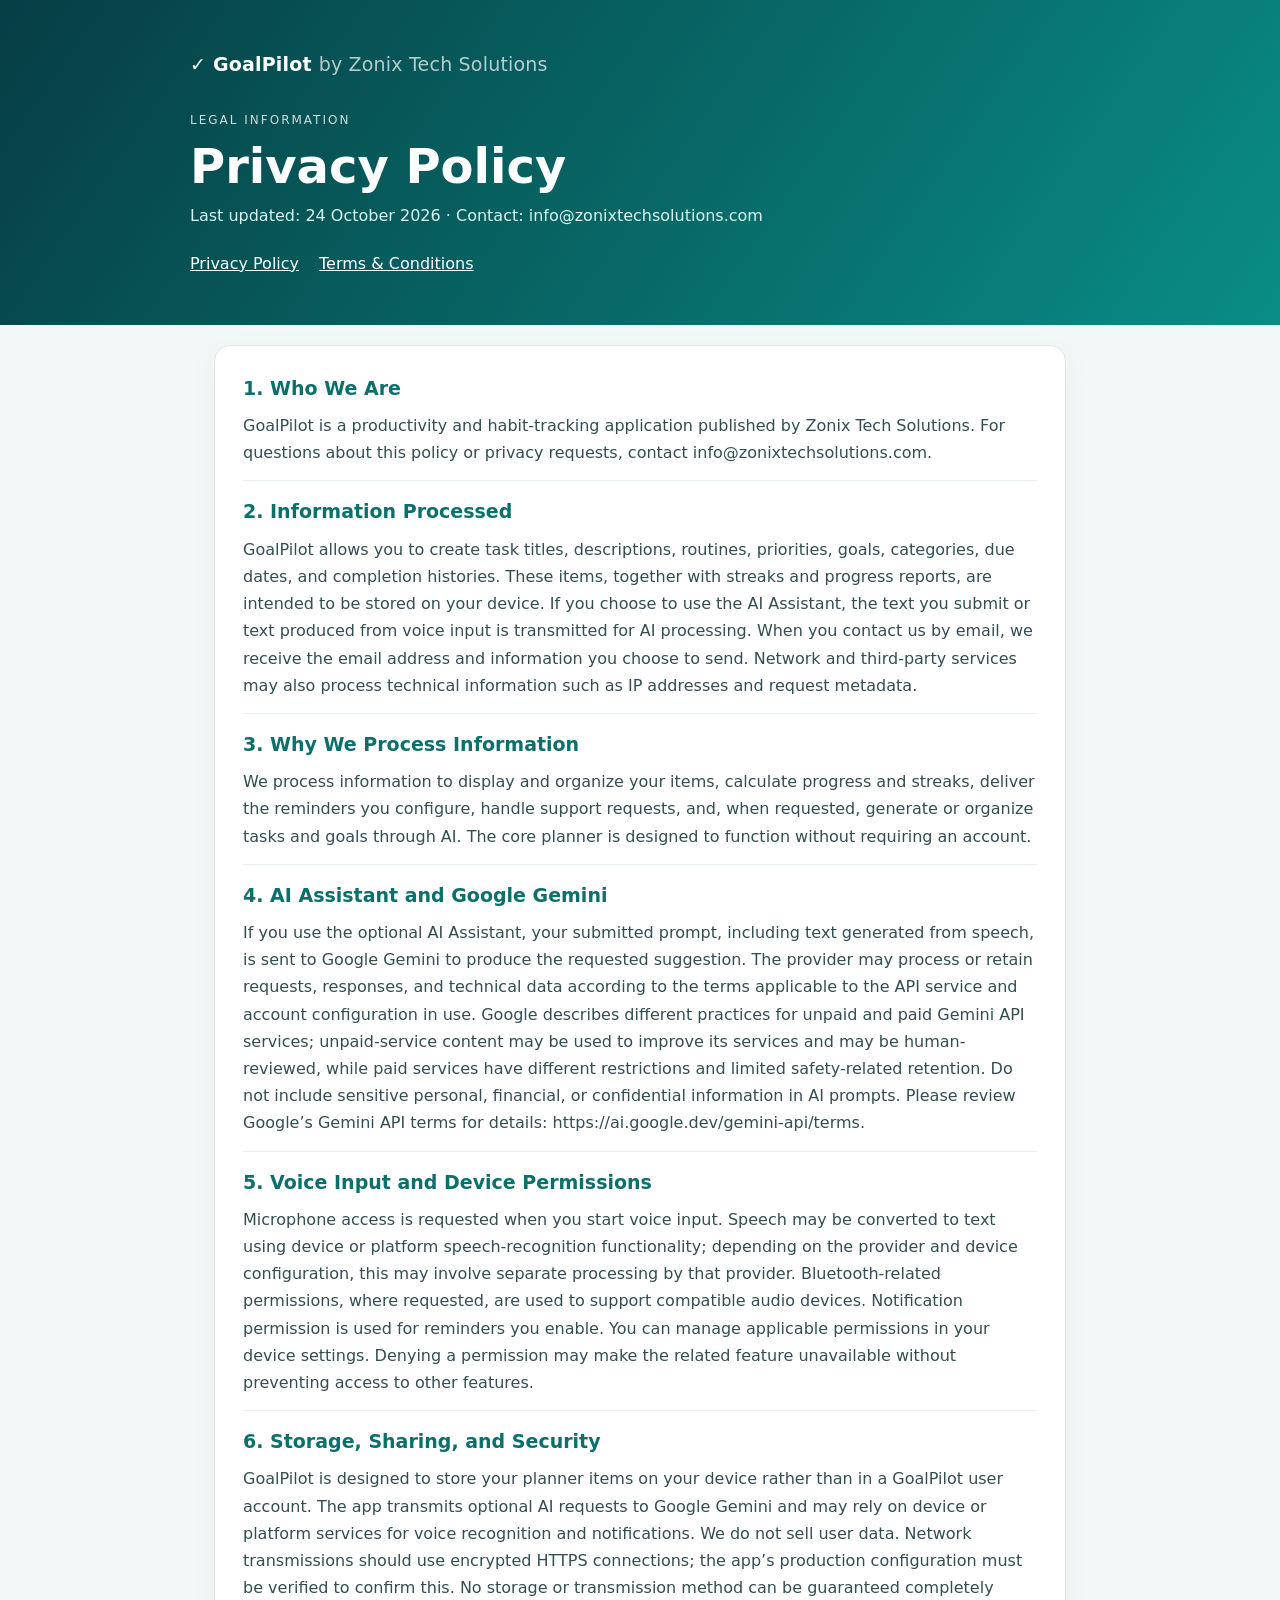
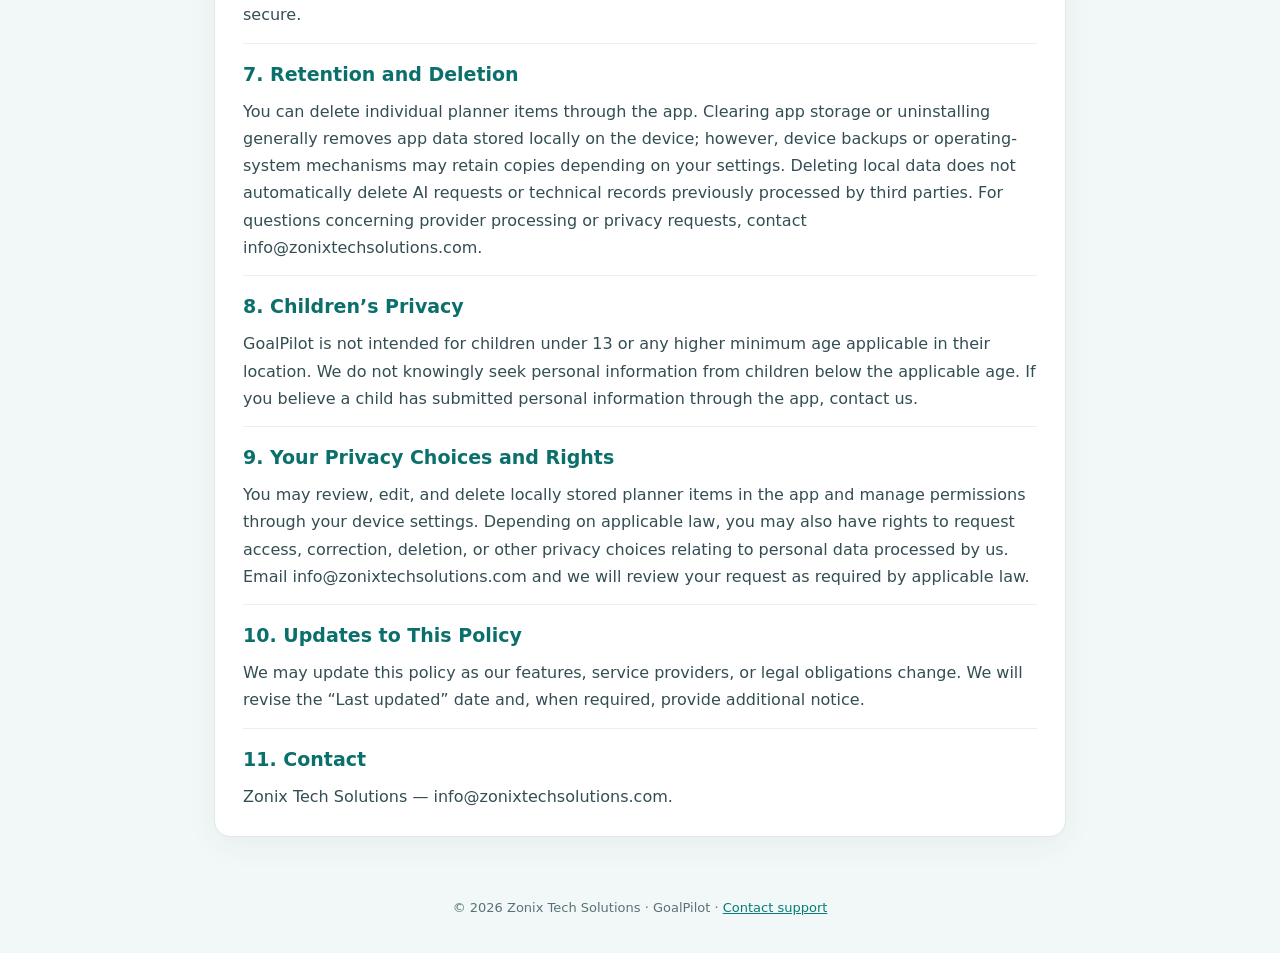
<file: index.html>
<!DOCTYPE html>
<html lang="en">

<head>
    <meta charset="utf-8">
    <meta name="viewport" content="width=device-width,initial-scale=1">
    <meta name="description" content="Privacy Policy for the GoalPilot productivity app">
    <title>GoalPilot — Privacy Policy</title>
    <link rel="stylesheet" href="styles.css">
</head>

<body>
    <header>
        <div class="wrap">
            <div class="brand">✓ GoalPilot <span style="opacity:.7;font-weight:400">by Zonix Tech Solutions</span></div>
            <div class="eyebrow">Legal information</div>
            <h1>Privacy Policy</h1>
            <p>Last updated: 24 October 2026 · Contact: info@zonixtechsolutions.com</p>
            <nav><a href="privacy-policy.html">Privacy Policy</a><a href="terms.html">Terms &amp; Conditions</a></nav>
        </div>
    </header>
    <main>
        <article>
            <section>
                <h2>1. Who We Are</h2>
                <p>GoalPilot is a productivity and habit-tracking application published by Zonix Tech Solutions. For questions about this policy or privacy requests,
                    contact info@zonixtechsolutions.com.</p>
            </section>
            <section>
                <h2>2. Information Processed</h2>
                <p>GoalPilot allows you to create task titles, descriptions, routines, priorities, goals, categories,
                    due dates, and completion histories. These items, together with streaks and progress reports, are
                    intended to be stored on your device. If you choose to use the AI Assistant, the text you submit or
                    text produced from voice input is transmitted for AI processing. When you contact us by email, we
                    receive the email address and information you choose to send. Network and third-party services may
                    also process technical information such as IP addresses and request metadata.</p>
            </section>
            <section>
                <h2>3. Why We Process Information</h2>
                <p>We process information to display and organize your items, calculate progress and streaks, deliver
                    the reminders you configure, handle support requests, and, when requested, generate or organize
                    tasks and goals through AI. The core planner is designed to function without requiring an account.
                </p>
            </section>
            <section>
                <h2>4. AI Assistant and Google Gemini</h2>
                <p>If you use the optional AI Assistant, your submitted prompt, including text generated from speech, is
                    sent to Google Gemini to produce the requested suggestion. The provider may process or retain
                    requests, responses, and technical data according to the terms applicable to the API service and
                    account configuration in use. Google describes different practices for unpaid and paid Gemini API
                    services; unpaid-service content may be used to improve its services and may be human-reviewed,
                    while paid services have different restrictions and limited safety-related retention. Do not include
                    sensitive personal, financial, or confidential information in AI prompts. Please review Google’s
                    Gemini API terms for details: https://ai.google.dev/gemini-api/terms.</p>
            </section>
            <section>
                <h2>5. Voice Input and Device Permissions</h2>
                <p>Microphone access is requested when you start voice input. Speech may be converted to text using
                    device or platform speech-recognition functionality; depending on the provider and device
                    configuration, this may involve separate processing by that provider. Bluetooth-related permissions,
                    where requested, are used to support compatible audio devices. Notification permission is used for
                    reminders you enable. You can manage applicable permissions in your device settings. Denying a
                    permission may make the related feature unavailable without preventing access to other features.</p>
            </section>
            <section>
                <h2>6. Storage, Sharing, and Security</h2>
                <p>GoalPilot is designed to store your planner items on your device rather than in a GoalPilot user
                    account. The app transmits optional AI requests to Google Gemini and may rely on device or platform
                    services for voice recognition and notifications. We do not sell user data. Network transmissions
                    should use encrypted HTTPS connections; the app’s production configuration must be verified to
                    confirm this. No storage or transmission method can be guaranteed completely secure.</p>
            </section>
            <section>
                <h2>7. Retention and Deletion</h2>
                <p>You can delete individual planner items through the app. Clearing app storage or uninstalling
                    generally removes app data stored locally on the device; however, device backups or operating-system
                    mechanisms may retain copies depending on your settings. Deleting local data does not automatically
                    delete AI requests or technical records previously processed by third parties. For questions
                    concerning provider processing or privacy requests, contact info@zonixtechsolutions.com.</p>
            </section>
            <section>
                <h2>8. Children’s Privacy</h2>
                <p>GoalPilot is not intended for children under 13 or any higher minimum age applicable in their
                    location. We do not knowingly seek personal information from children below the applicable age. If
                    you believe a child has submitted personal information through the app, contact us.</p>
            </section>
            <section>
                <h2>9. Your Privacy Choices and Rights</h2>
                <p>You may review, edit, and delete locally stored planner items in the app and manage permissions
                    through your device settings. Depending on applicable law, you may also have rights to request
                    access, correction, deletion, or other privacy choices relating to personal data processed by us.
                    Email info@zonixtechsolutions.com and we will review your request as required by applicable law.</p>
            </section>
            <section>
                <h2>10. Updates to This Policy</h2>
                <p>We may update this policy as our features, service providers, or legal obligations change. We will
                    revise the “Last updated” date and, when required, provide additional notice.</p>
            </section>
            <section>
                <h2>11. Contact</h2>
                <p>Zonix Tech Solutions — info@zonixtechsolutions.com.</p>
            </section>
        </article>
    </main>
    <footer>© 2026 Zonix Tech Solutions · GoalPilot · <a href="mailto:info@zonixtechsolutions.com">Contact support</a>
    </footer>
</body>

</html>
</file>
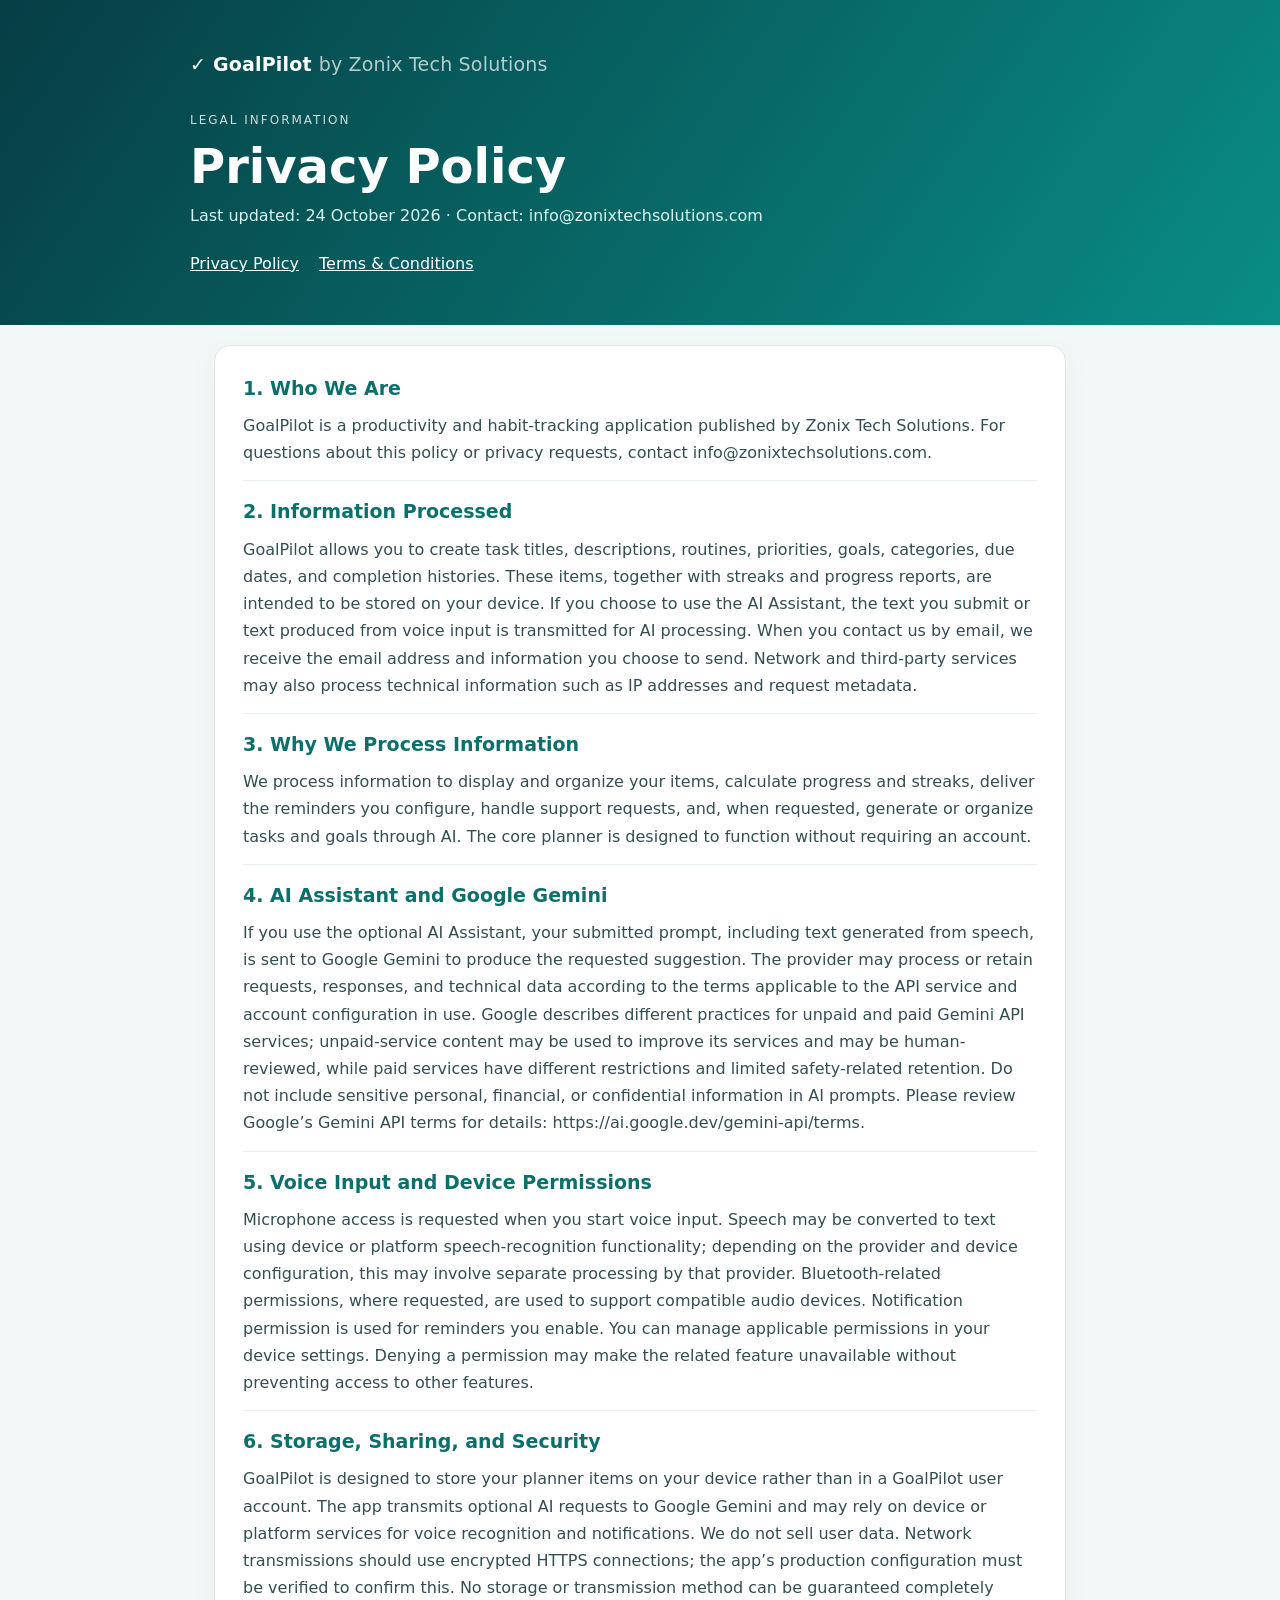
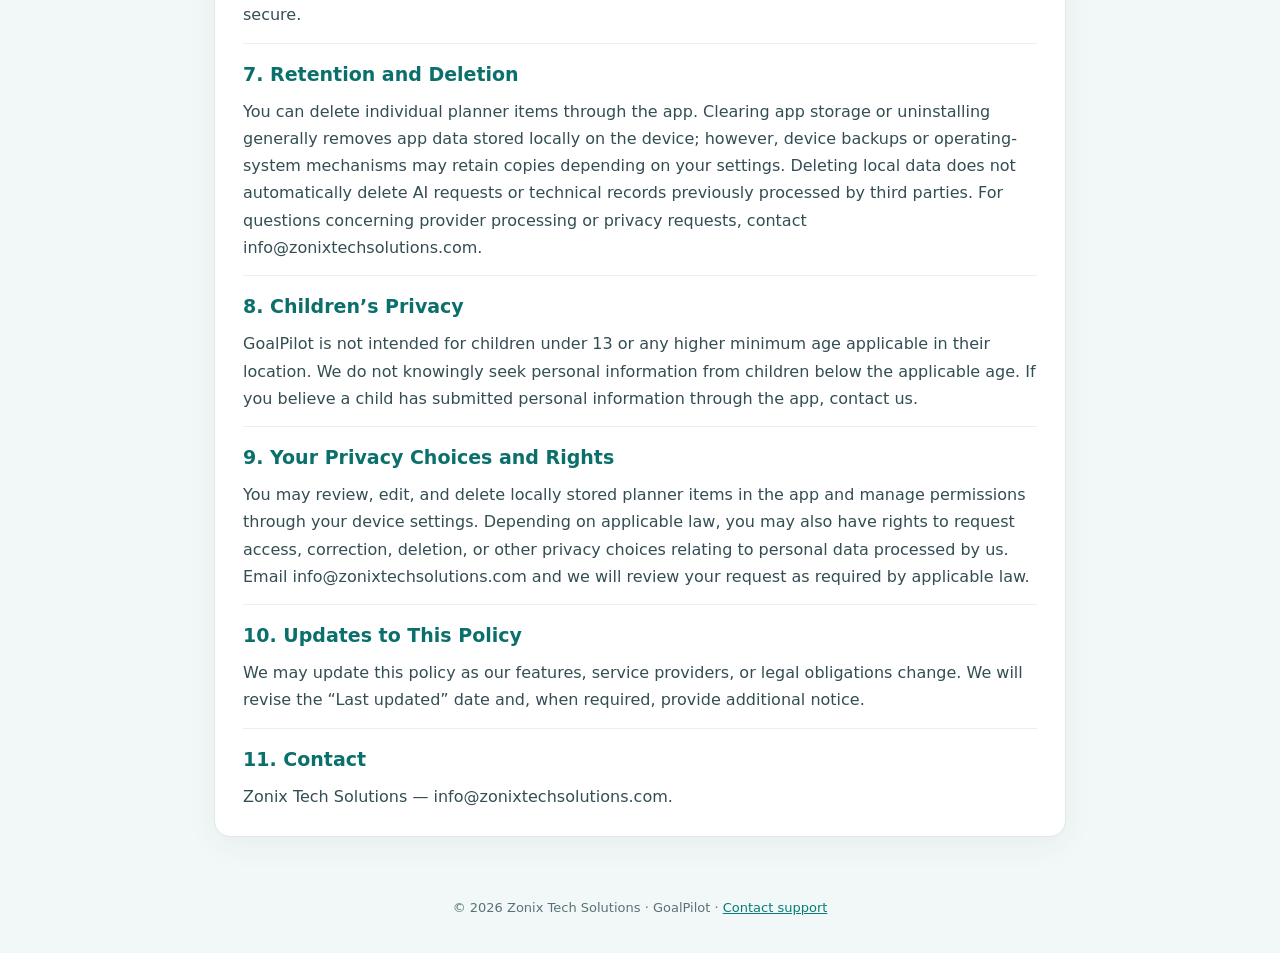
<file: privacy-policy.html>
<!DOCTYPE html>
<html lang="en">

<head>
    <meta charset="utf-8">
    <meta name="viewport" content="width=device-width,initial-scale=1">
    <meta name="description" content="Privacy Policy for the GoalPilot productivity app">
    <title>GoalPilot — Privacy Policy</title>
    <link rel="stylesheet" href="styles.css">
</head>

<body>
    <header>
        <div class="wrap">
            <div class="brand">✓ GoalPilot <span style="opacity:.7;font-weight:400">by Zonix Tech Solutions</span></div>
            <div class="eyebrow">Legal information</div>
            <h1>Privacy Policy</h1>
            <p>Last updated: 24 October 2026 · Contact: info@zonixtechsolutions.com</p>
            <nav><a href="privacy-policy.html">Privacy Policy</a><a href="terms.html">Terms &amp; Conditions</a></nav>
        </div>
    </header>
    <main>
        <article>
            <section>
                <h2>1. Who We Are</h2>
                <p>GoalPilot is a productivity and habit-tracking application published by Zonix Tech Solutions. For
                    questions about this policy or privacy requests,
                    contact info@zonixtechsolutions.com.</p>
            </section>
            <section>
                <h2>2. Information Processed</h2>
                <p>GoalPilot allows you to create task titles, descriptions, routines, priorities, goals, categories,
                    due dates, and completion histories. These items, together with streaks and progress reports, are
                    intended to be stored on your device. If you choose to use the AI Assistant, the text you submit or
                    text produced from voice input is transmitted for AI processing. When you contact us by email, we
                    receive the email address and information you choose to send. Network and third-party services may
                    also process technical information such as IP addresses and request metadata.</p>
            </section>
            <section>
                <h2>3. Why We Process Information</h2>
                <p>We process information to display and organize your items, calculate progress and streaks, deliver
                    the reminders you configure, handle support requests, and, when requested, generate or organize
                    tasks and goals through AI. The core planner is designed to function without requiring an account.
                </p>
            </section>
            <section>
                <h2>4. AI Assistant and Google Gemini</h2>
                <p>If you use the optional AI Assistant, your submitted prompt, including text generated from speech, is
                    sent to Google Gemini to produce the requested suggestion. The provider may process or retain
                    requests, responses, and technical data according to the terms applicable to the API service and
                    account configuration in use. Google describes different practices for unpaid and paid Gemini API
                    services; unpaid-service content may be used to improve its services and may be human-reviewed,
                    while paid services have different restrictions and limited safety-related retention. Do not include
                    sensitive personal, financial, or confidential information in AI prompts. Please review Google’s
                    Gemini API terms for details: https://ai.google.dev/gemini-api/terms.</p>
            </section>
            <section>
                <h2>5. Voice Input and Device Permissions</h2>
                <p>Microphone access is requested when you start voice input. Speech may be converted to text using
                    device or platform speech-recognition functionality; depending on the provider and device
                    configuration, this may involve separate processing by that provider. Bluetooth-related permissions,
                    where requested, are used to support compatible audio devices. Notification permission is used for
                    reminders you enable. You can manage applicable permissions in your device settings. Denying a
                    permission may make the related feature unavailable without preventing access to other features.</p>
            </section>
            <section>
                <h2>6. Storage, Sharing, and Security</h2>
                <p>GoalPilot is designed to store your planner items on your device rather than in a GoalPilot user
                    account. The app transmits optional AI requests to Google Gemini and may rely on device or platform
                    services for voice recognition and notifications. We do not sell user data. Network transmissions
                    should use encrypted HTTPS connections; the app’s production configuration must be verified to
                    confirm this. No storage or transmission method can be guaranteed completely secure.</p>
            </section>
            <section>
                <h2>7. Retention and Deletion</h2>
                <p>You can delete individual planner items through the app. Clearing app storage or uninstalling
                    generally removes app data stored locally on the device; however, device backups or operating-system
                    mechanisms may retain copies depending on your settings. Deleting local data does not automatically
                    delete AI requests or technical records previously processed by third parties. For questions
                    concerning provider processing or privacy requests, contact info@zonixtechsolutions.com.</p>
            </section>
            <section>
                <h2>8. Children’s Privacy</h2>
                <p>GoalPilot is not intended for children under 13 or any higher minimum age applicable in their
                    location. We do not knowingly seek personal information from children below the applicable age. If
                    you believe a child has submitted personal information through the app, contact us.</p>
            </section>
            <section>
                <h2>9. Your Privacy Choices and Rights</h2>
                <p>You may review, edit, and delete locally stored planner items in the app and manage permissions
                    through your device settings. Depending on applicable law, you may also have rights to request
                    access, correction, deletion, or other privacy choices relating to personal data processed by us.
                    Email info@zonixtechsolutions.com and we will review your request as required by applicable law.</p>
            </section>
            <section>
                <h2>10. Updates to This Policy</h2>
                <p>We may update this policy as our features, service providers, or legal obligations change. We will
                    revise the “Last updated” date and, when required, provide additional notice.</p>
            </section>
            <section>
                <h2>11. Contact</h2>
                <p>Zonix Tech Solutions — info@zonixtechsolutions.com.</p>
            </section>
        </article>
    </main>
    <footer>© 2026 Zonix Tech Solutions · GoalPilot · <a href="mailto:info@zonixtechsolutions.com">Contact support</a>
    </footer>
</body>

</html>
</file>
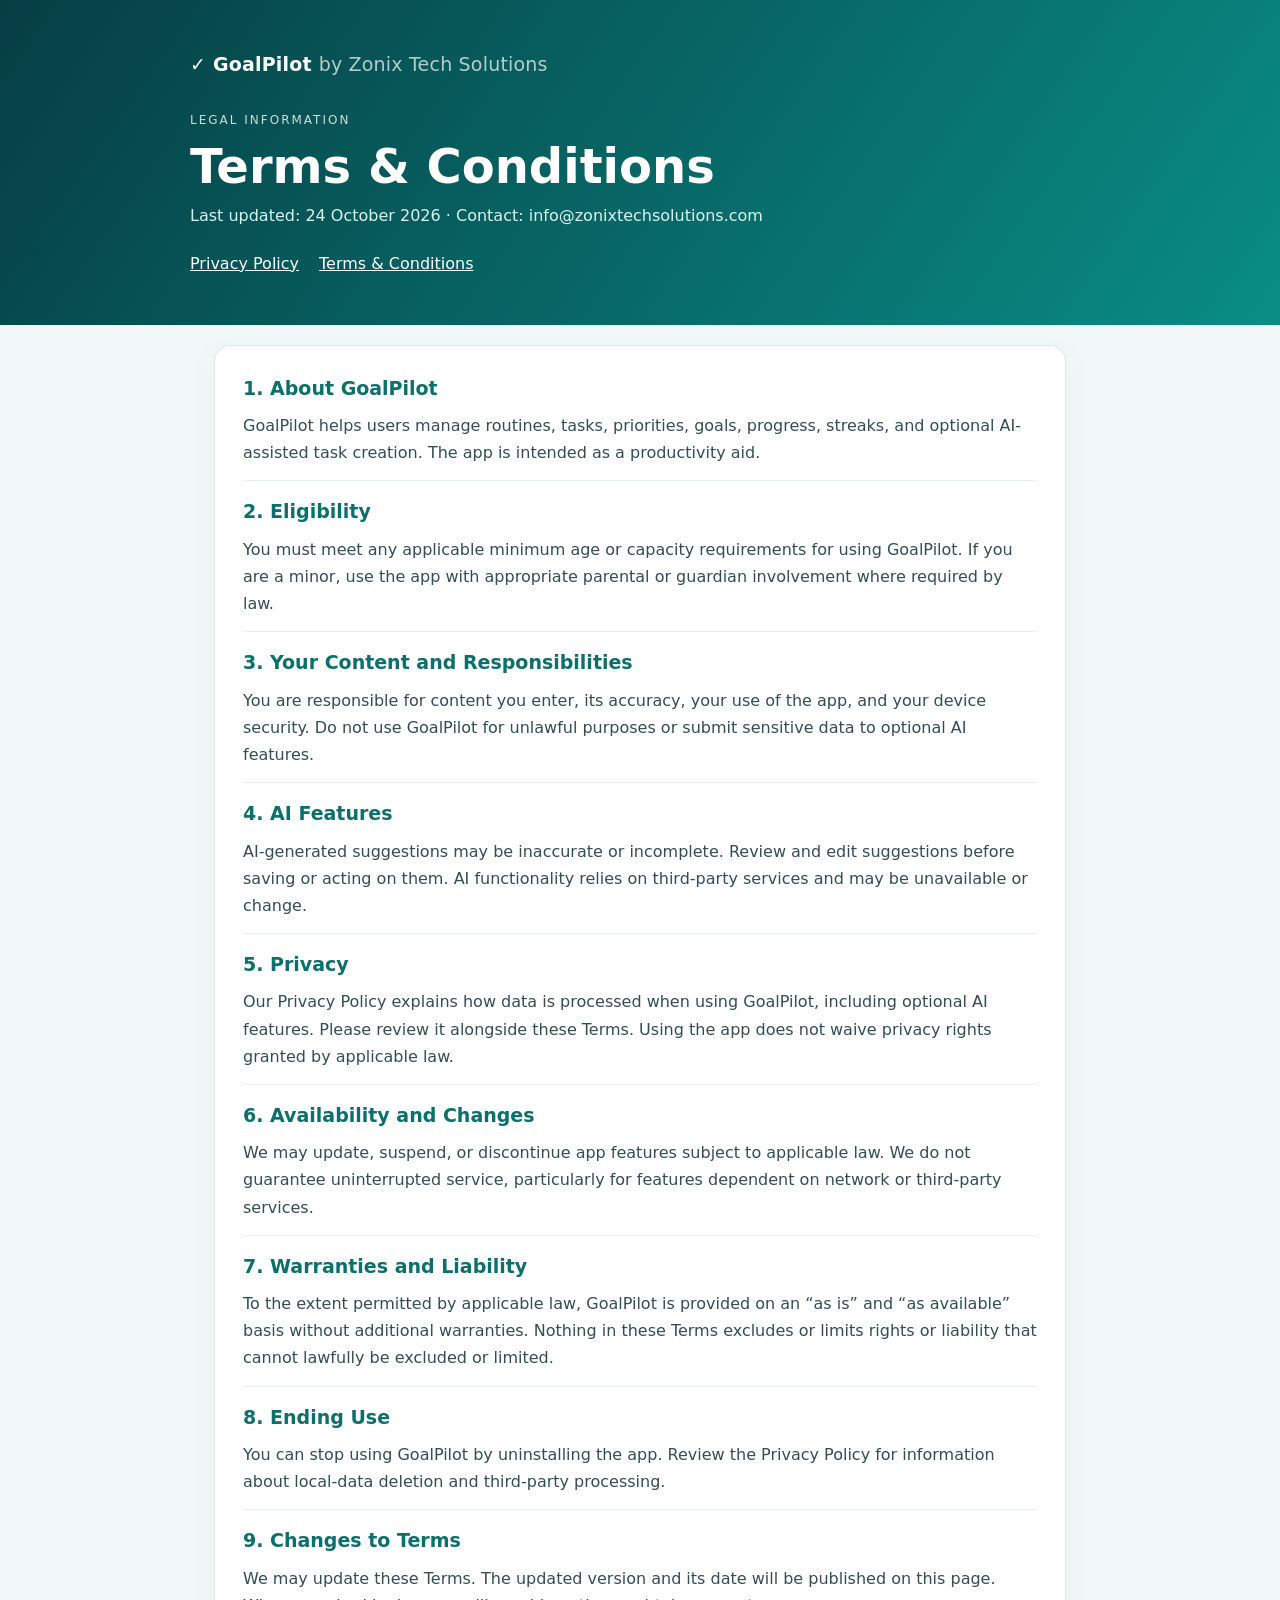
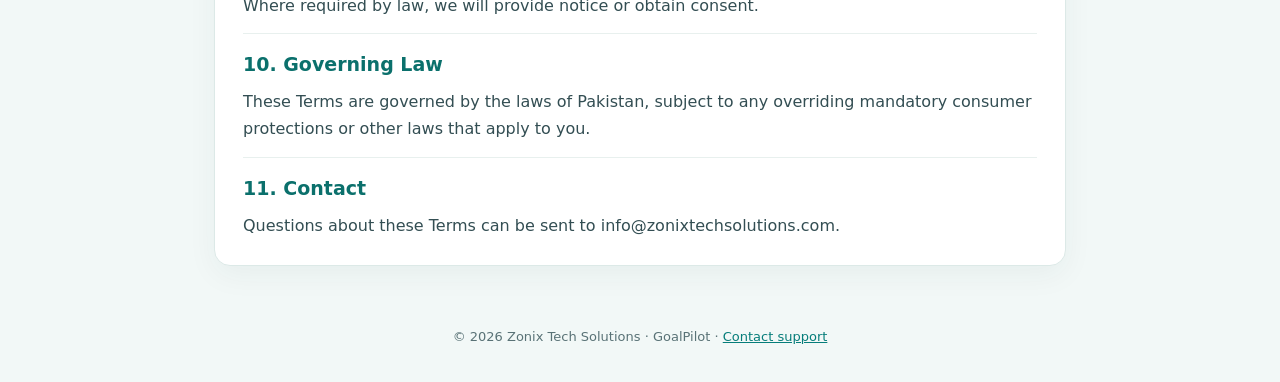
<file: terms.html>
<!DOCTYPE html>
<html lang="en">

<head>
    <meta charset="utf-8">
    <meta name="viewport" content="width=device-width,initial-scale=1">
    <meta name="description" content="Terms & Conditions for the GoalPilot productivity app">
    <title>GoalPilot — Terms & Conditions</title>
    <link rel="stylesheet" href="styles.css">
</head>

<body>
    <header>
        <div class="wrap">
            <div class="brand">✓ GoalPilot <span style="opacity:.7;font-weight:400">by Zonix Tech Solutions</span></div>
            <div class="eyebrow">Legal information</div>
            <h1>Terms & Conditions</h1>
            <p>Last updated: 24 October 2026 · Contact: info@zonixtechsolutions.com</p>
            <nav><a href="privacy-policy.html">Privacy Policy</a><a href="terms.html">Terms &amp; Conditions</a></nav>
        </div>
    </header>
    <main>
        <article>
            <section>
                <h2>1. About GoalPilot</h2>
                <p>GoalPilot helps users manage routines, tasks, priorities, goals, progress, streaks, and optional
                    AI-assisted task creation. The app is intended as a productivity aid.</p>
            </section>
            <section>
                <h2>2. Eligibility</h2>
                <p>You must meet any applicable minimum age or capacity requirements for using GoalPilot. If you are a
                    minor, use the app with appropriate parental or guardian involvement where required by law.</p>
            </section>
            <section>
                <h2>3. Your Content and Responsibilities</h2>
                <p>You are responsible for content you enter, its accuracy, your use of the app, and your device
                    security. Do not use GoalPilot for unlawful purposes or submit sensitive data to optional AI
                    features.</p>
            </section>
            <section>
                <h2>4. AI Features</h2>
                <p>AI-generated suggestions may be inaccurate or incomplete. Review and edit suggestions before saving
                    or acting on them. AI functionality relies on third-party services and may be unavailable or change.
                </p>
            </section>
            <section>
                <h2>5. Privacy</h2>
                <p>Our Privacy Policy explains how data is processed when using GoalPilot, including optional AI
                    features. Please review it alongside these Terms. Using the app does not waive privacy rights
                    granted by applicable law.</p>
            </section>
            <section>
                <h2>6. Availability and Changes</h2>
                <p>We may update, suspend, or discontinue app features subject to applicable law. We do not guarantee
                    uninterrupted service, particularly for features dependent on network or third-party services.</p>
            </section>
            <section>
                <h2>7. Warranties and Liability</h2>
                <p>To the extent permitted by applicable law, GoalPilot is provided on an “as is” and “as available”
                    basis without additional warranties. Nothing in these Terms excludes or limits rights or liability
                    that cannot lawfully be excluded or limited.</p>
            </section>
            <section>
                <h2>8. Ending Use</h2>
                <p>You can stop using GoalPilot by uninstalling the app. Review the Privacy Policy for information about
                    local-data deletion and third-party processing.</p>
            </section>
            <section>
                <h2>9. Changes to Terms</h2>
                <p>We may update these Terms. The updated version and its date will be published on this page. Where
                    required by law, we will provide notice or obtain consent.</p>
            </section>
            <section>
                <h2>10. Governing Law</h2>
                <p>These Terms are governed by the laws of Pakistan, subject to any overriding mandatory consumer
                    protections or other laws that apply to you.</p>
            </section>
            <section>
                <h2>11. Contact</h2>
                <p>Questions about these Terms can be sent to info@zonixtechsolutions.com.</p>
            </section>
        </article>
    </main>
    <footer>© 2026 Zonix Tech Solutions · GoalPilot · <a href="mailto:info@zonixtechsolutions.com">Contact support</a>
    </footer>
</body>

</html>
</file>
<file: styles.css>
*{box-sizing:border-box}body{margin:0;font:16px/1.7 system-ui,-apple-system,Segoe UI,Roboto,sans-serif;color:#152b31;background:#f2f8f7}header{background:linear-gradient(125deg,#063e44,#098d85);color:white;padding:48px 24px}header .wrap{max-width:900px;margin:auto}.brand{font-size:19px;font-weight:750;letter-spacing:.2px}.eyebrow{font-size:12px;text-transform:uppercase;letter-spacing:2px;opacity:.8;margin-top:30px}h1{font-size:clamp(32px,5vw,48px);line-height:1.12;margin:9px 0}header p{max-width:650px;color:#d9f4f0;margin:0}main{max-width:900px;padding:20px 24px 45px;margin:0 auto}.alert{background:#fff7e7;border-left:4px solid #c79236;border-radius:9px;padding:14px 18px;margin:16px 0 24px;font-size:14px}article{background:#fff;border:1px solid #dce9e7;border-radius:16px;box-shadow:0 9px 30px #1837390d;padding:12px 28px}section{padding:14px 0;border-bottom:1px solid #e8f0ee}section:last-child{border:0}h2{font-size:19px;margin:0 0 8px;color:#0b706c}section p{margin:0;color:#334e53}a{color:#067d7a;overflow-wrap:anywhere}nav{display:flex;gap:20px;margin-top:20px}nav a{color:#fff}footer{text-align:center;color:#597276;font-size:13px;padding:15px 24px 34px}@media(max-width:600px){article{padding:8px 18px}header{padding:34px 20px}main{padding:15px}}
</file>
